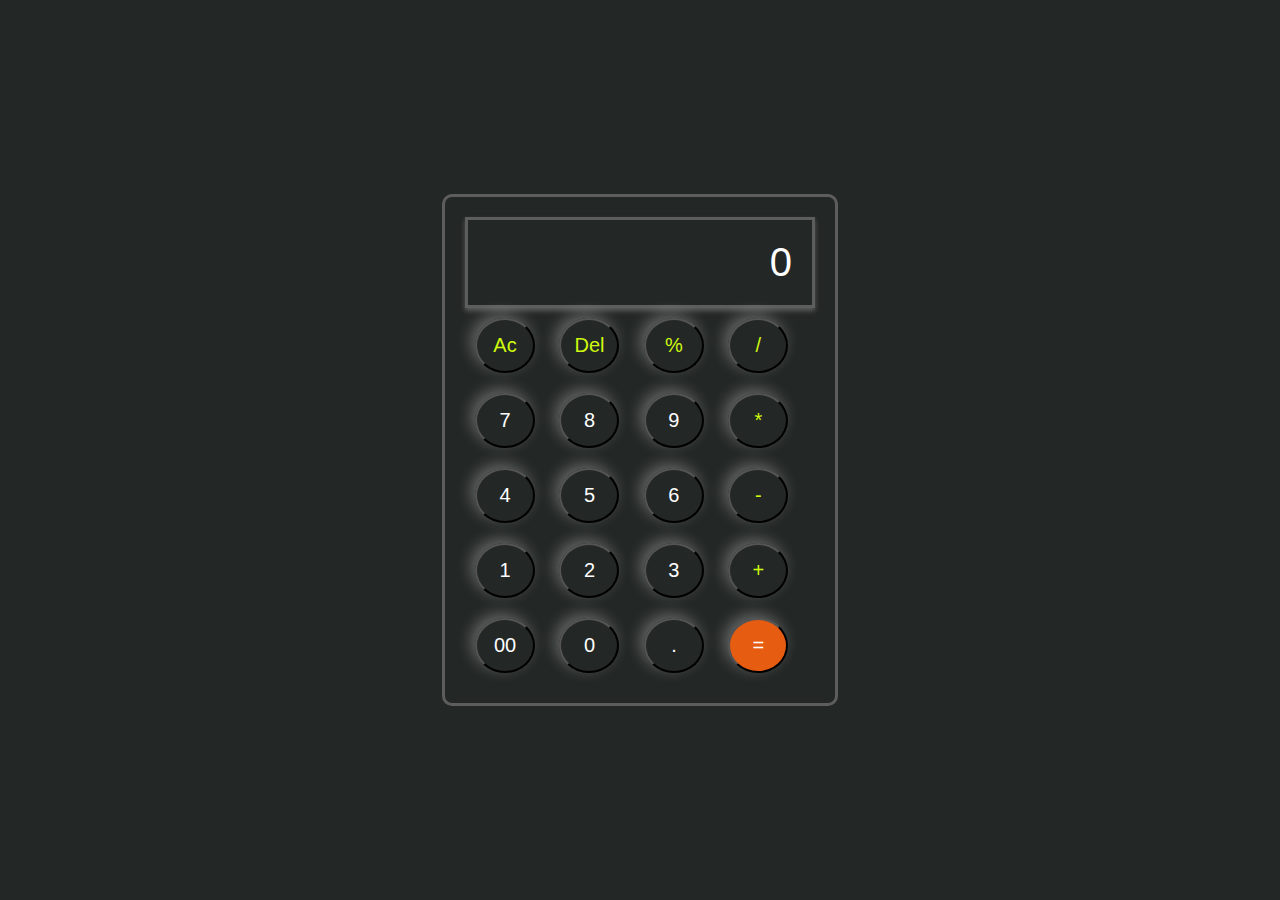
<file: Index.html>
<!DOCTYPE html>
<html lang="en">
<head>
    <meta charset="UTF-8">
    <meta name="viewport" content="width=device-width, initial-scale=1.0">
    <link rel="stylesheet" href="style.css">
    <title>Calculator</title>
</head>
<body>
    <div class="calculator">
        <input type="txt" placeholder="0" id="inputbox">
        <div>
            <button class="operator">Ac</button>
            <button class="operator">Del</button>
            <button class="operator">%</button>
            <button class="operator">/</button>
        </div>
        <div>
            <button>7</button>
            <button>8</button>
            <button>9</button>
            <button  class="operator">*</button>
        </div>
        <div>
            <button>4</button>
            <button>5</button>
            <button>6</button>
            <button   class="operator">-</button>
        </div>
        <div>
            <button>1</button>
            <button>2</button>
            <button>3</button>
            <button class="operator">+</button>
        </div>
        <div>
            <button>00</button>
            <button>0</button>
            <button>.</button>
            <button class="equalbtn">=</button>
        </div>

    </div>
    <script src="scri[t.js"></script>
</body>
</html>
</file>
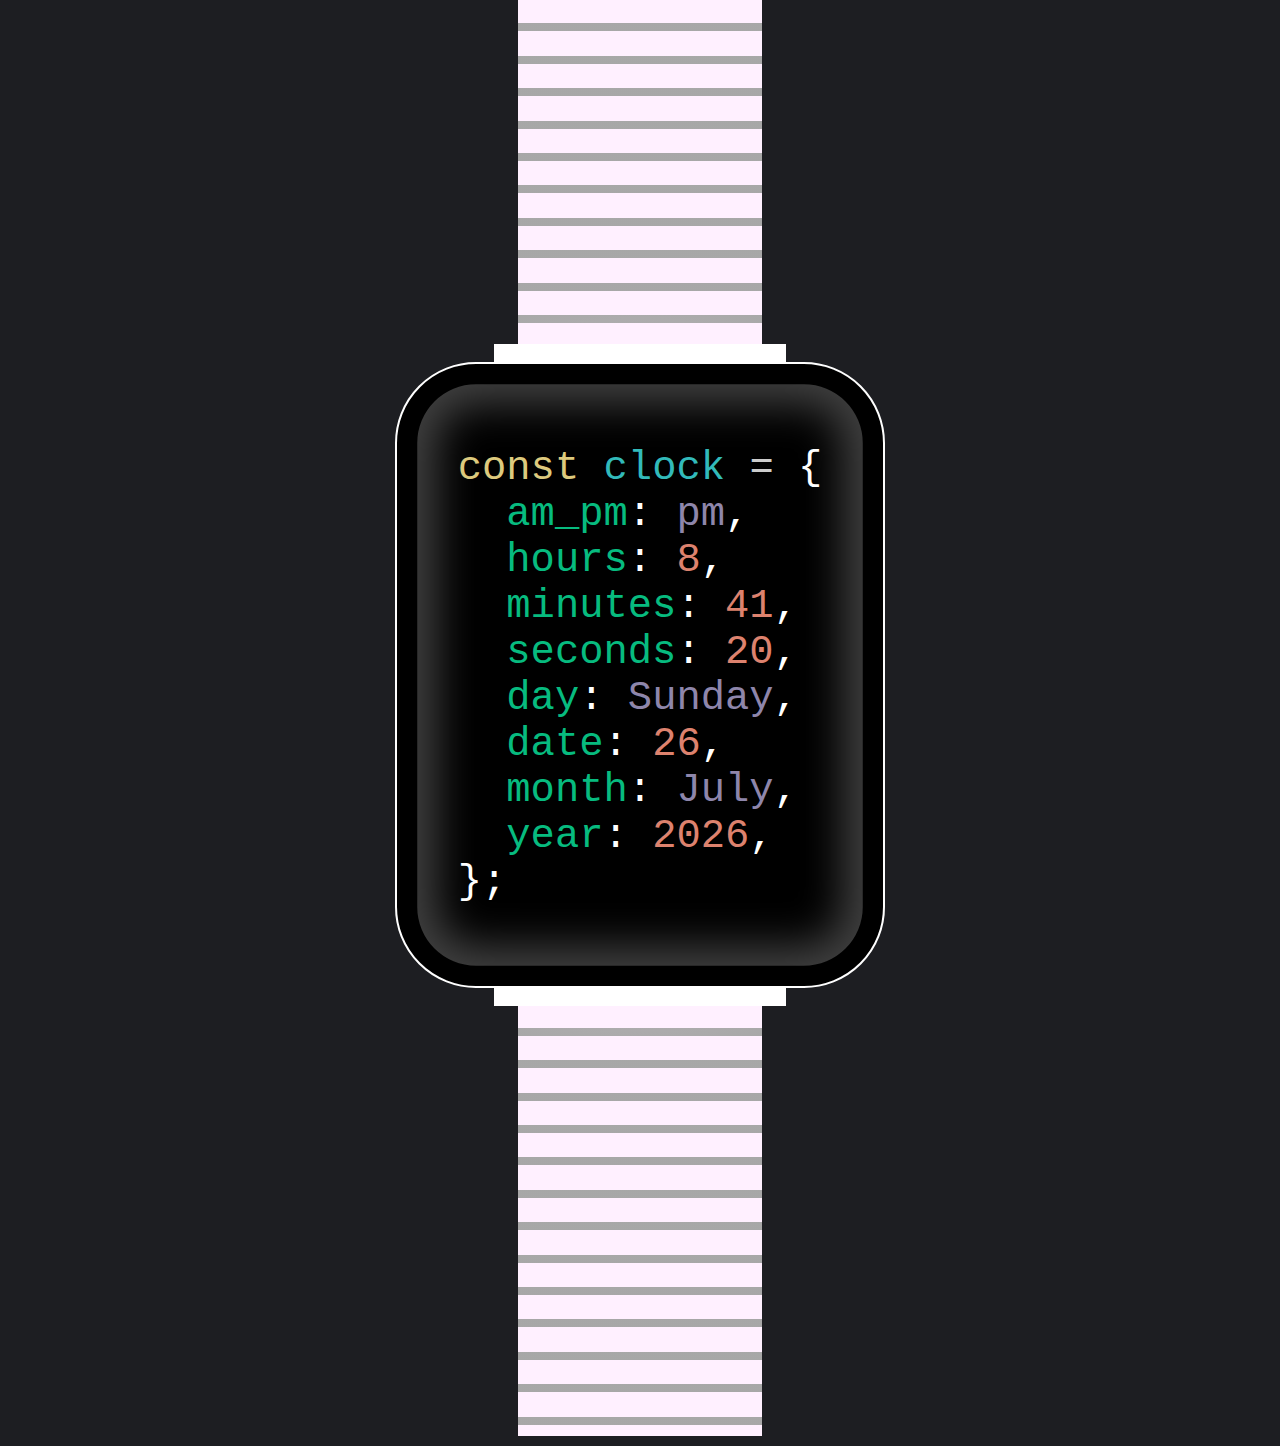
<file: Clock/Index.html>
<!DOCTYPE html>
<html lang="en">
<head>
    <meta charset="UTF-8">
    <meta name="viewport" content="width=device-width, initial-scale=1.0">
    <title>Smart Watch</title>
    <link rel="stylesheet" href="style.css">
</head>
<body>
    <div class="watch"></div>
</body>
<script src="script2.js"></script>
</html>
</file>
<file: style.css>
*{
    margin: 0;
    padding: 0;
    box-sizing: border-box;
    font-family:sans-serif;
}

body{
    width: 100%;
    height: 100vh;
    display:flex;
    justify-content: center;
    align-items: center;
    /* background: linear-gradient(45deg,#0a0a0a #3a4452); */
    background-color: rgb(35, 39, 37);

}
.calculator{
    /* margin: 10px; */
    padding: 20px;
    border: 3px solid rgb(93, 93, 93);
    border-radius: 10px;
    background: transparent;
}

input{
      width: 350px ;
      padding: 20px;
      border: solid rgb(93, 93, 93) ;
      background: transparent;
      box-shadow: 0px 3px 5px rgb(93, 93, 93);
      font-size: 40px;
      cursor: pointer;
      text-align:end;
      color: #ffffff;
}

input::placeholder{
    color: #ffffff;
}
button{
    margin: 10px;
    width: 60px;
    height: 55px;
    border-radius: 100%;
    background: transparent;
    color: #ffffff;
    box-shadow: -4px -4px 15px rgba(255, 255, 255,0.3);
    font-size: 20px;
    cursor: pointer;

}
.operator{
    color: rgb(206, 249, 15);
}
.equalbtn{
    background-color:rgb(230, 92, 17);
}
</file>
<file: Clock/style.css>
.watch{
    --watch-color: white;
    --screen-color:black;
    font-size: 4.5vmin;
    font-family: monospace;
    color: #fff;
    padding: 2em 1.5em;
    border: 2px solid var(--watch-color);
    border-radius: 2em;
    box-shadow: inset 0 0 0 0.5em black, inset 0 0 1em 1em hsl(0 0% 100% / 0.25);
    background-color: var(--screen-color);
    background-image: linear-gradient(
        to bottom right,
        black 50%,
        hsl(0 0% 100 0.25)
    ) ;
    position : relative;
}

.watch::before, .watch::after{
    content:"";
    position:absolute;
    background-color: var(--watch-color);
    z-index: -1;

}
.watch::before{
    inset: -50vh 25%;
    background-image: repeating-linear-gradient(
        #fff0ff 0 0.3em,
        hsl(0 0% 0% / 0.125) 0.3em 0.5em,
        #fff0ff 0.5em 0.8em
    ),radial-gradient(circle,#fff0ff,hsl(0 0% 0% /0.25) 50%)
}
.watch::after{
    inset: -0.5em 20%;
    border-radius:absolute ;
    background-image:linear-gradient(
        #fff0ff,
        hsl(0 0% 0% / 0.5) 0.5em calc(100%-0.5),
        #fff0ff
    );
}



.keyword{
    color:#ddca7e;
}
.def{
    color: rgb(50, 186, 186);
}
.operator{
    color: #cccccc;
}
.property{
    color:rgb(7, 187, 127)
}
.string{
    color: rgb(142, 134, 171);
}
.number{
    color:#dd826e
}
*{
    box-sizing: border-box;
}

body{
    margin : 0;
    padding: 1em;
    min-height: 150vh;
    background-color: #1d1e22  ;
    display:grid ;
    place-items: center;
    overflow: hidden;

}
</file>
